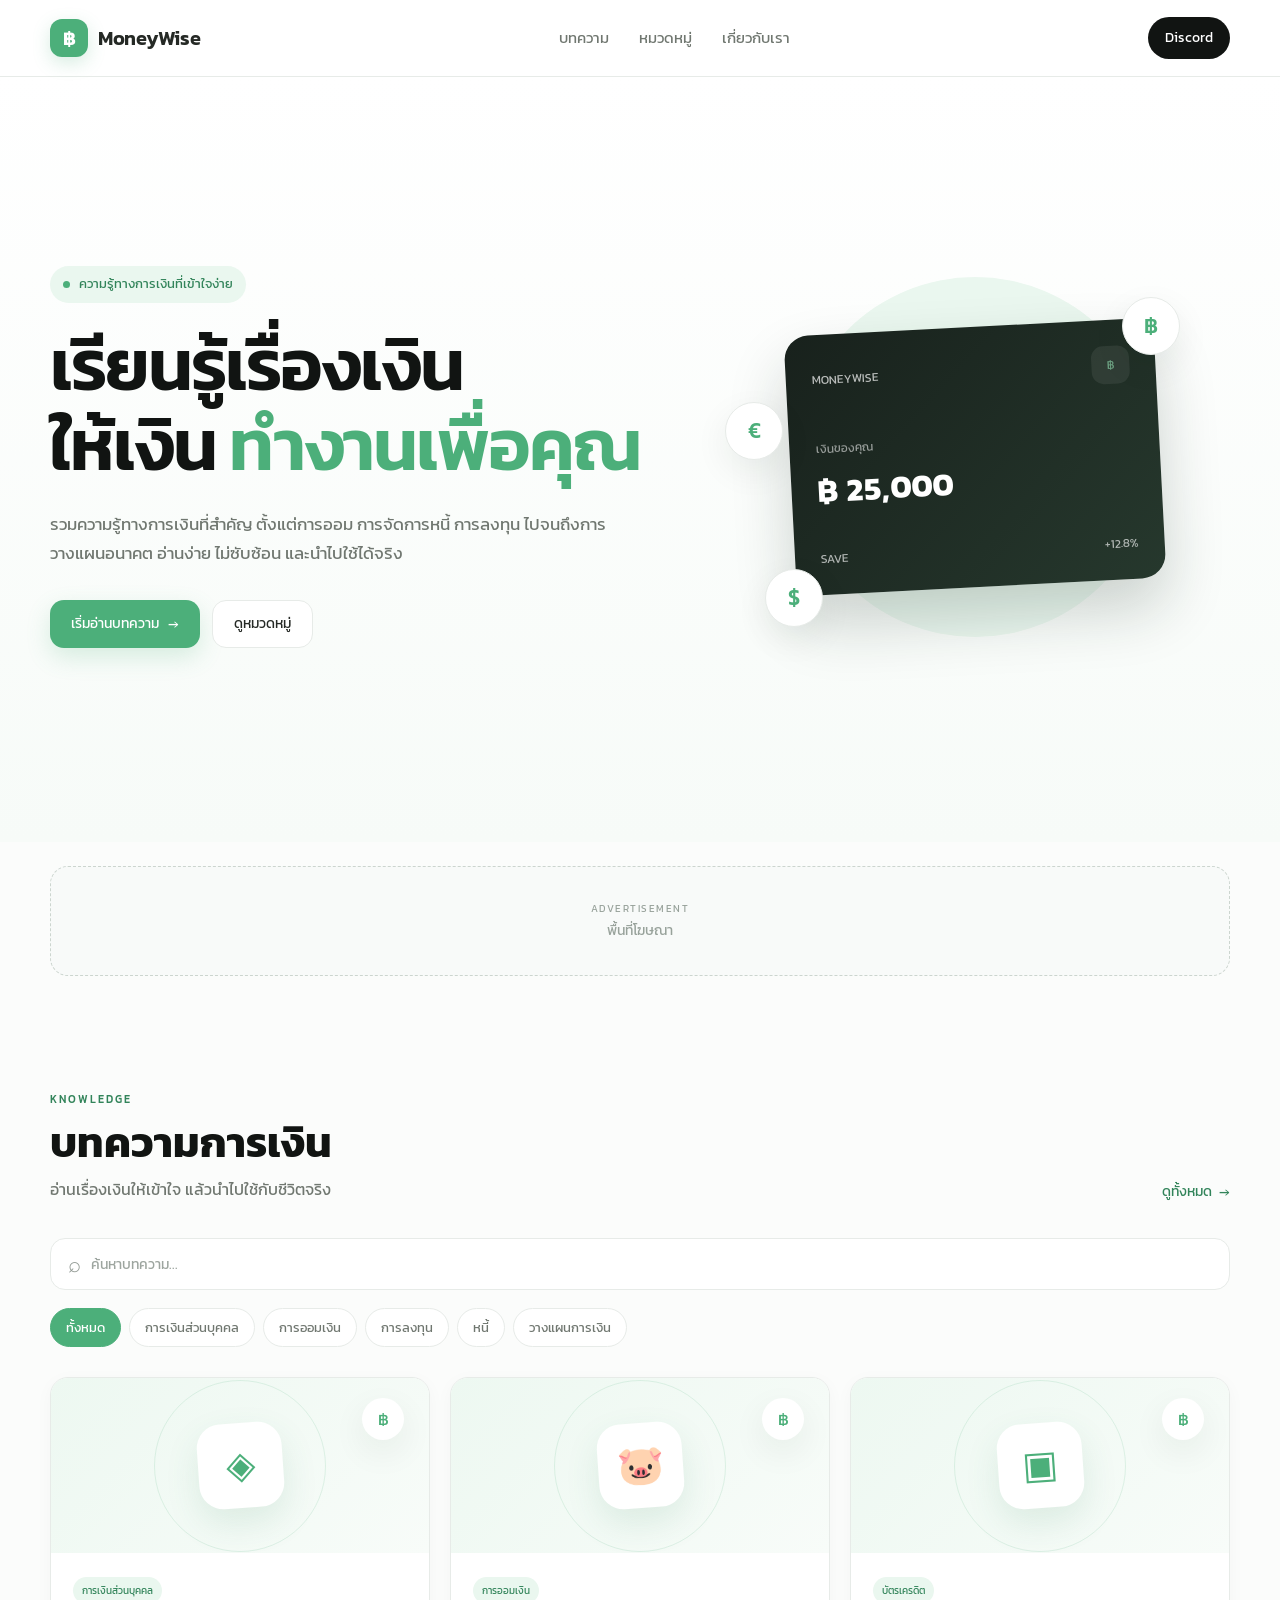
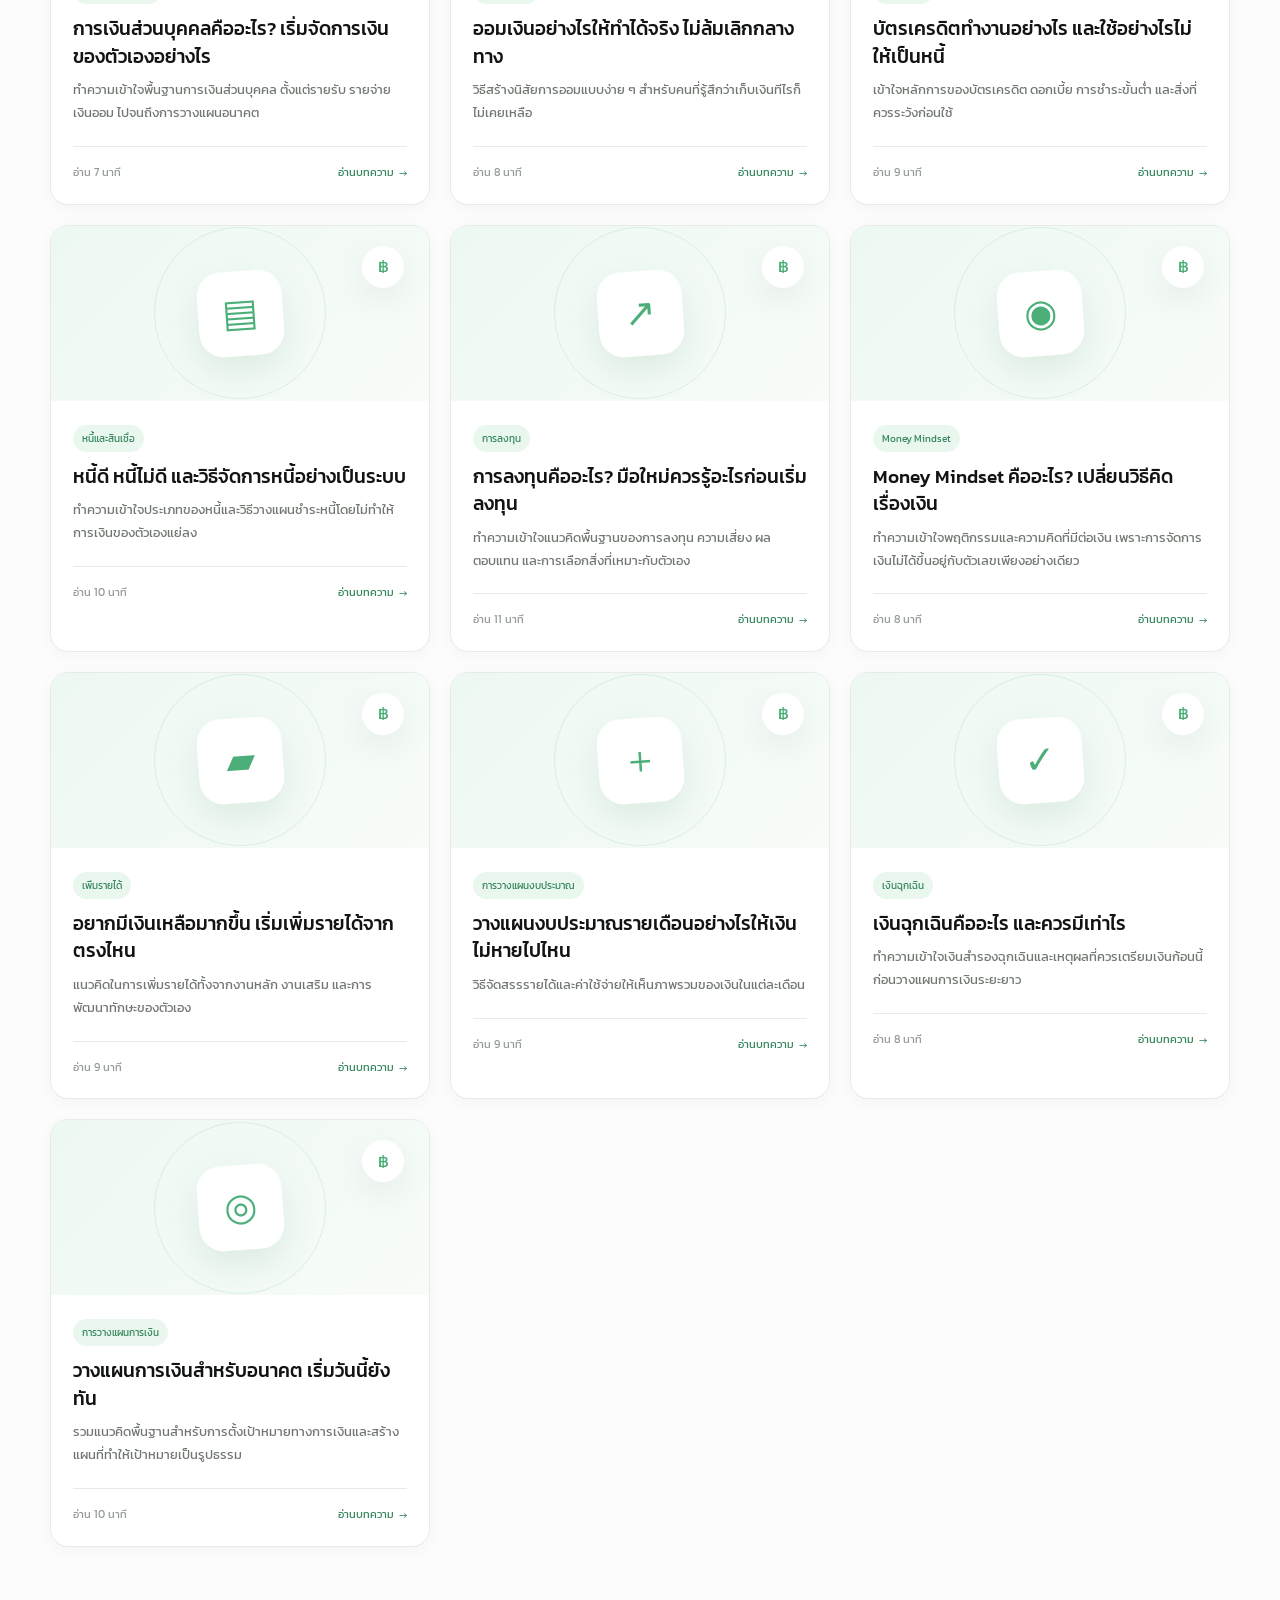
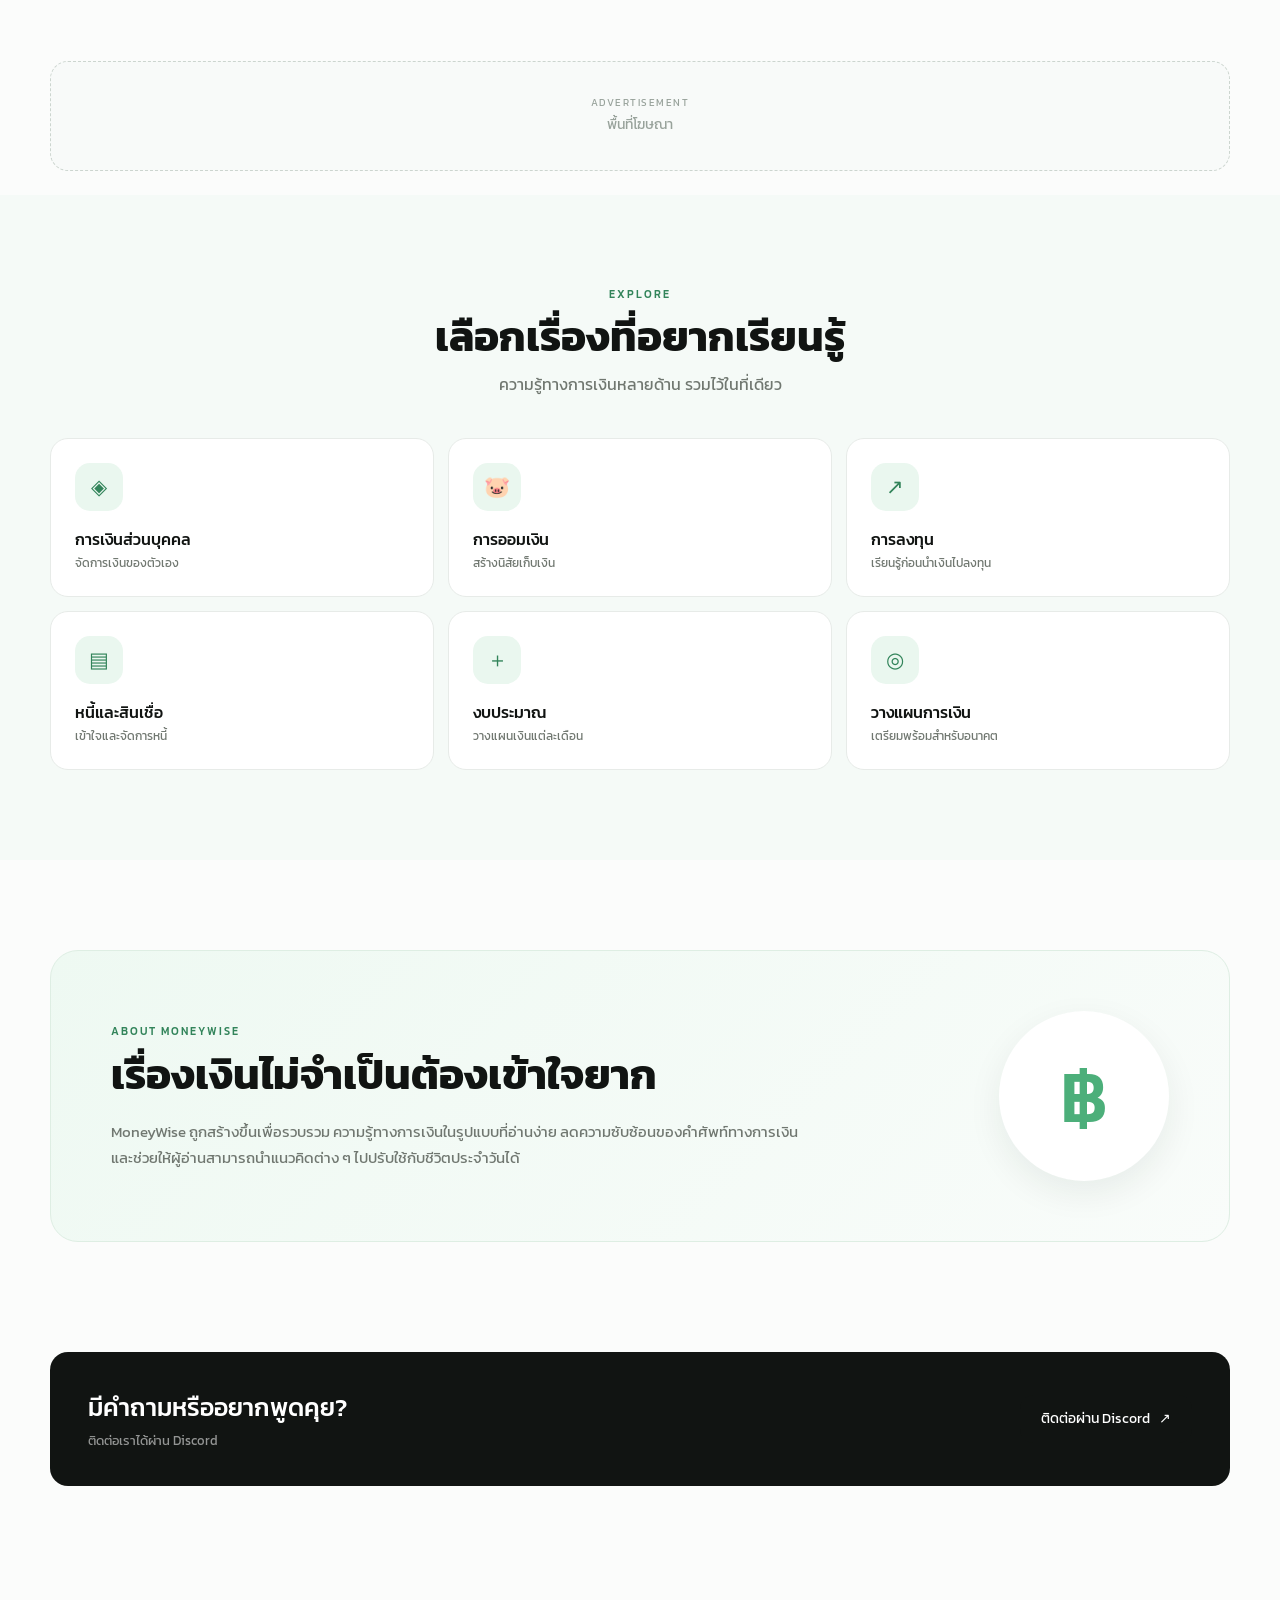
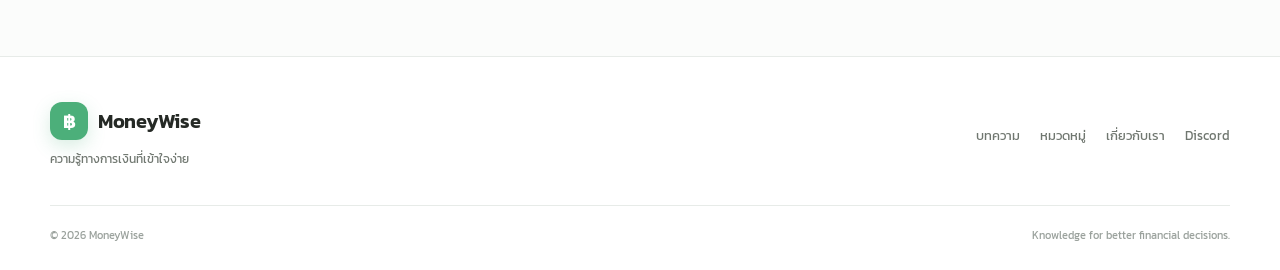
<file: index.html>
<!DOCTYPE html>
<html lang="th">

<head>

    <meta charset="UTF-8">

    <meta
        name="viewport"
        content="width=device-width, initial-scale=1.0"
    >

    <meta
        name="description"
        content="MoneyWise — เว็บไซต์อ่านความรู้ทางการเงิน เข้าใจง่าย และนำไปใช้ได้จริง"
    >

    <meta
        name="theme-color"
        content="#36a269"
    >

    <title>
        MoneyWise | ความรู้ทางการเงิน
    </title>


    <!-- =====================================================
         GOOGLE FONT
    ====================================================== -->

    <link
        rel="preconnect"
        href="https://fonts.googleapis.com"
    >

    <link
        rel="preconnect"
        href="https://fonts.gstatic.com"
        crossorigin
    >

    <link
        href="https://fonts.googleapis.com/css2?family=Kanit:wght@300;400;500;600&display=swap"
        rel="stylesheet"
    >


    <!-- =====================================================
         CSS
    ====================================================== -->

    <link
        rel="stylesheet"
        href="css/style.css"
    >

</head>


<body>


    <!-- =====================================================
         HEADER
    ====================================================== -->

    <header class="site-header">

        <div class="container header-inner">


            <!-- LOGO -->

            <a
                href="index.html"
                class="logo"
                aria-label="MoneyWise"
            >

                <span class="logo-mark">
                    ฿
                </span>

                <span
                    class="logo-text"
                    data-website-name
                >
                    MoneyWise
                </span>

            </a>


            <!-- NAVIGATION -->

            <nav
                class="main-nav"
                aria-label="เมนูหลัก"
            >

                <a
                    href="#articles"
                    class="nav-link"
                >
                    บทความ
                </a>

                <a
                    href="#categories"
                    class="nav-link"
                >
                    หมวดหมู่
                </a>

                <a
                    href="#about"
                    class="nav-link"
                >
                    เกี่ยวกับเรา
                </a>

            </nav>


            <!-- DISCORD -->

            <a
                href="#"
                class="header-discord"
                data-discord
            >
                Discord
            </a>


        </div>

    </header>



    <!-- =====================================================
         HERO
    ====================================================== -->

    <main>


        <section class="hero">

            <div class="container hero-inner">


                <!-- HERO TEXT -->

                <div class="hero-content">


                    <div class="hero-badge">

                        <span class="hero-badge-dot"></span>

                        ความรู้ทางการเงินที่เข้าใจง่าย

                    </div>


                    <h1>

                        เรียนรู้เรื่องเงิน
                        <br>

                        ให้เงิน
                        <span>
                            ทำงานเพื่อคุณ
                        </span>

                    </h1>


                    <p>

                        รวมความรู้ทางการเงินที่สำคัญ
                        ตั้งแต่การออม การจัดการหนี้
                        การลงทุน ไปจนถึงการวางแผนอนาคต
                        อ่านง่าย ไม่ซับซ้อน
                        และนำไปใช้ได้จริง

                    </p>


                    <div class="hero-actions">

                        <a
                            href="#articles"
                            class="btn btn-primary"
                        >
                            เริ่มอ่านบทความ
                            <span>→</span>
                        </a>


                        <a
                            href="#categories"
                            class="btn btn-secondary"
                        >
                            ดูหมวดหมู่
                        </a>

                    </div>


                </div>



                <!-- HERO VISUAL -->

                <div
                    class="hero-visual"
                    aria-hidden="true"
                >


                    <div
                        class="hero-circle hero-circle-one"
                    ></div>


                    <div
                        class="hero-circle hero-circle-two"
                    ></div>


                    <div class="floating-coin coin-one">
                        ฿
                    </div>


                    <div class="floating-coin coin-two">
                        $
                    </div>


                    <div class="floating-coin coin-three">
                        €
                    </div>



                    <!-- MONEY CARD -->

                    <div class="money-card">


                        <div class="money-card-top">

                            <span>
                                MONEYWISE
                            </span>

                            <div class="money-card-icon">
                                ฿
                            </div>

                        </div>


                        <div class="money-card-balance">

                            <small>
                                เงินของคุณ
                            </small>

                            <strong>
                                ฿ 25,000
                            </strong>

                        </div>


                        <div class="money-card-bottom">

                            <span>
                                SAVE
                            </span>

                            <span>
                                +12.8%
                            </span>

                        </div>


                    </div>


                </div>


            </div>

        </section>



        <!-- =================================================
             TOP ADVERTISEMENT
        ================================================== -->

        <section class="ad-section">

            <div class="container">

                <div
                    class="ad-placeholder"
                    data-ad="top"
                >

                    <span class="ad-label">
                        Advertisement
                    </span>

                    <span
                        class="ad-text"
                        data-ad-text
                    >
                        พื้นที่โฆษณา
                    </span>

                </div>

            </div>

        </section>



        <!-- =================================================
             ARTICLES
        ================================================== -->

        <section
            class="articles-section"
            id="articles"
        >

            <div class="container">


                <div class="section-heading">


                    <div>

                        <span class="section-label">
                            KNOWLEDGE
                        </span>

                        <h2>
                            บทความการเงิน
                        </h2>

                        <p>
                            อ่านเรื่องเงินให้เข้าใจ
                            แล้วนำไปใช้กับชีวิตจริง
                        </p>

                    </div>


                    <a
                        href="#articles"
                        class="view-all"
                    >
                        ดูทั้งหมด
                        <span>→</span>
                    </a>


                </div>



                <!-- SEARCH + FILTER -->

                <div class="article-tools">


                    <label class="search-box">

                        <span class="search-icon">
                            ⌕
                        </span>

                        <input
                            type="search"
                            id="searchInput"
                            placeholder="ค้นหาบทความ..."
                            autocomplete="off"
                        >

                    </label>



                    <div class="category-filter">


                        <button
                            type="button"
                            class="filter-btn active"
                            data-category="ทั้งหมด"
                        >
                            ทั้งหมด
                        </button>


                        <button
                            type="button"
                            class="filter-btn"
                            data-category="การเงินส่วนบุคคล"
                        >
                            การเงินส่วนบุคคล
                        </button>


                        <button
                            type="button"
                            class="filter-btn"
                            data-category="การออมเงิน"
                        >
                            การออมเงิน
                        </button>


                        <button
                            type="button"
                            class="filter-btn"
                            data-category="การลงทุน"
                        >
                            การลงทุน
                        </button>


                        <button
                            type="button"
                            class="filter-btn"
                            data-category="หนี้และสินเชื่อ"
                        >
                            หนี้
                        </button>


                        <button
                            type="button"
                            class="filter-btn"
                            data-category="การวางแผนการเงิน"
                        >
                            วางแผนการเงิน
                        </button>


                    </div>


                </div>



                <!-- ARTICLES -->

                <div
                    class="articles-grid"
                    id="articlesGrid"
                >


                    <div class="loading-card">

                        <div class="loading-spinner"></div>

                        <span>
                            กำลังโหลดบทความ...
                        </span>

                    </div>


                </div>


            </div>

        </section>



        <!-- =================================================
             MIDDLE ADVERTISEMENT
        ================================================== -->

        <section class="ad-section">

            <div class="container">

                <div
                    class="ad-placeholder"
                    data-ad="article"
                >

                    <span class="ad-label">
                        Advertisement
                    </span>

                    <span
                        class="ad-text"
                        data-ad-text
                    >
                        พื้นที่โฆษณา
                    </span>

                </div>

            </div>

        </section>



        <!-- =================================================
             CATEGORIES
        ================================================== -->

        <section
            class="categories-section"
            id="categories"
        >

            <div class="container">


                <div class="section-heading centered">


                    <span class="section-label">
                        EXPLORE
                    </span>


                    <h2>
                        เลือกเรื่องที่อยากเรียนรู้
                    </h2>


                    <p>
                        ความรู้ทางการเงินหลายด้าน
                        รวมไว้ในที่เดียว
                    </p>


                </div>



                <div class="categories-grid">


                    <button
                        type="button"
                        class="category-card"
                        data-category-card="การเงินส่วนบุคคล"
                    >

                        <span class="category-icon">
                            ◈
                        </span>

                        <strong>
                            การเงินส่วนบุคคล
                        </strong>

                        <span>
                            จัดการเงินของตัวเอง
                        </span>

                    </button>



                    <button
                        type="button"
                        class="category-card"
                        data-category-card="การออมเงิน"
                    >

                        <span class="category-icon">
                            🐷
                        </span>

                        <strong>
                            การออมเงิน
                        </strong>

                        <span>
                            สร้างนิสัยเก็บเงิน
                        </span>

                    </button>



                    <button
                        type="button"
                        class="category-card"
                        data-category-card="การลงทุน"
                    >

                        <span class="category-icon">
                            ↗
                        </span>

                        <strong>
                            การลงทุน
                        </strong>

                        <span>
                            เรียนรู้ก่อนนำเงินไปลงทุน
                        </span>

                    </button>



                    <button
                        type="button"
                        class="category-card"
                        data-category-card="หนี้และสินเชื่อ"
                    >

                        <span class="category-icon">
                            ▤
                        </span>

                        <strong>
                            หนี้และสินเชื่อ
                        </strong>

                        <span>
                            เข้าใจและจัดการหนี้
                        </span>

                    </button>



                    <button
                        type="button"
                        class="category-card"
                        data-category-card="การวางแผนงบประมาณ"
                    >

                        <span class="category-icon">
                            ＋
                        </span>

                        <strong>
                            งบประมาณ
                        </strong>

                        <span>
                            วางแผนเงินแต่ละเดือน
                        </span>

                    </button>



                    <button
                        type="button"
                        class="category-card"
                        data-category-card="การวางแผนการเงิน"
                    >

                        <span class="category-icon">
                            ◎
                        </span>

                        <strong>
                            วางแผนการเงิน
                        </strong>

                        <span>
                            เตรียมพร้อมสำหรับอนาคต
                        </span>

                    </button>


                </div>


            </div>

        </section>



        <!-- =================================================
             ABOUT
        ================================================== -->

        <section
            class="about-section"
            id="about"
        >

            <div class="container">


                <div class="about-card">


                    <div class="about-content">


                        <span class="section-label">
                            ABOUT MONEYWISE
                        </span>


                        <h2>
                            เรื่องเงินไม่จำเป็นต้องเข้าใจยาก
                        </h2>


                        <p>

                            MoneyWise ถูกสร้างขึ้นเพื่อรวบรวม
                            ความรู้ทางการเงินในรูปแบบที่อ่านง่าย
                            ลดความซับซ้อนของคำศัพท์ทางการเงิน
                            และช่วยให้ผู้อ่านสามารถนำแนวคิดต่าง ๆ
                            ไปปรับใช้กับชีวิตประจำวันได้

                        </p>


                    </div>



                    <div
                        class="about-mark"
                        aria-hidden="true"
                    >

                        <span>
                            ฿
                        </span>

                    </div>


                </div>


            </div>

        </section>



        <!-- =================================================
             CONTACT
        ================================================== -->

        <section
            class="contact-section"
            id="contact"
        >

            <div class="container">


                <div class="contact-card">


                    <div>

                        <h2>
                            มีคำถามหรืออยากพูดคุย?
                        </h2>

                        <p>
                            ติดต่อเราได้ผ่าน Discord
                        </p>

                    </div>


                    <a
                        href="#"
                        class="btn btn-dark"
                        data-discord
                    >
                        ติดต่อผ่าน Discord
                        <span>↗</span>
                    </a>


                </div>


            </div>

        </section>


    </main>



    <!-- =====================================================
         FOOTER
    ====================================================== -->

    <footer class="site-footer">


        <div class="container">


            <div class="footer-inner">


                <div class="footer-brand">

                    <a
                        href="index.html"
                        class="logo"
                    >

                        <span class="logo-mark">
                            ฿
                        </span>

                        <span
                            class="logo-text"
                            data-website-name
                        >
                            MoneyWise
                        </span>

                    </a>


                    <p>
                        ความรู้ทางการเงินที่เข้าใจง่าย
                    </p>

                </div>



                <div class="footer-links">

                    <a href="#articles">
                        บทความ
                    </a>

                    <a href="#categories">
                        หมวดหมู่
                    </a>

                    <a href="#about">
                        เกี่ยวกับเรา
                    </a>

                    <a
                        href="#"
                        data-discord
                    >
                        Discord
                    </a>

                </div>


            </div>



            <div class="footer-bottom">

                <span>
                    © 2026 MoneyWise
                </span>

                <span>
                    Knowledge for better financial decisions.
                </span>

            </div>


        </div>


    </footer>



    <!-- =====================================================
         JAVASCRIPT
    ====================================================== -->

    <script
        src="config/settings.js"
    ></script>

    <script
        src="js/app.js"
    ></script>


    <!-- =====================================================
         CATEGORY CARD CONNECTION
    ====================================================== -->

    <script>

        document
            .querySelectorAll(
                "[data-category-card]"
            )
            .forEach(card => {

                card.addEventListener(
                    "click",
                    () => {

                        const category =
                            card.dataset.categoryCard;


                        const filter =
                            document.querySelector(
                                `.filter-btn[data-category="${category}"]`
                            );


                        if (filter) {

                            filter.click();

                        }


                        document
                            .querySelector("#articles")
                            ?.scrollIntoView({
                                behavior: "smooth"
                            });

                    }
                );

            });

    </script>


</body>

</html>
</file>
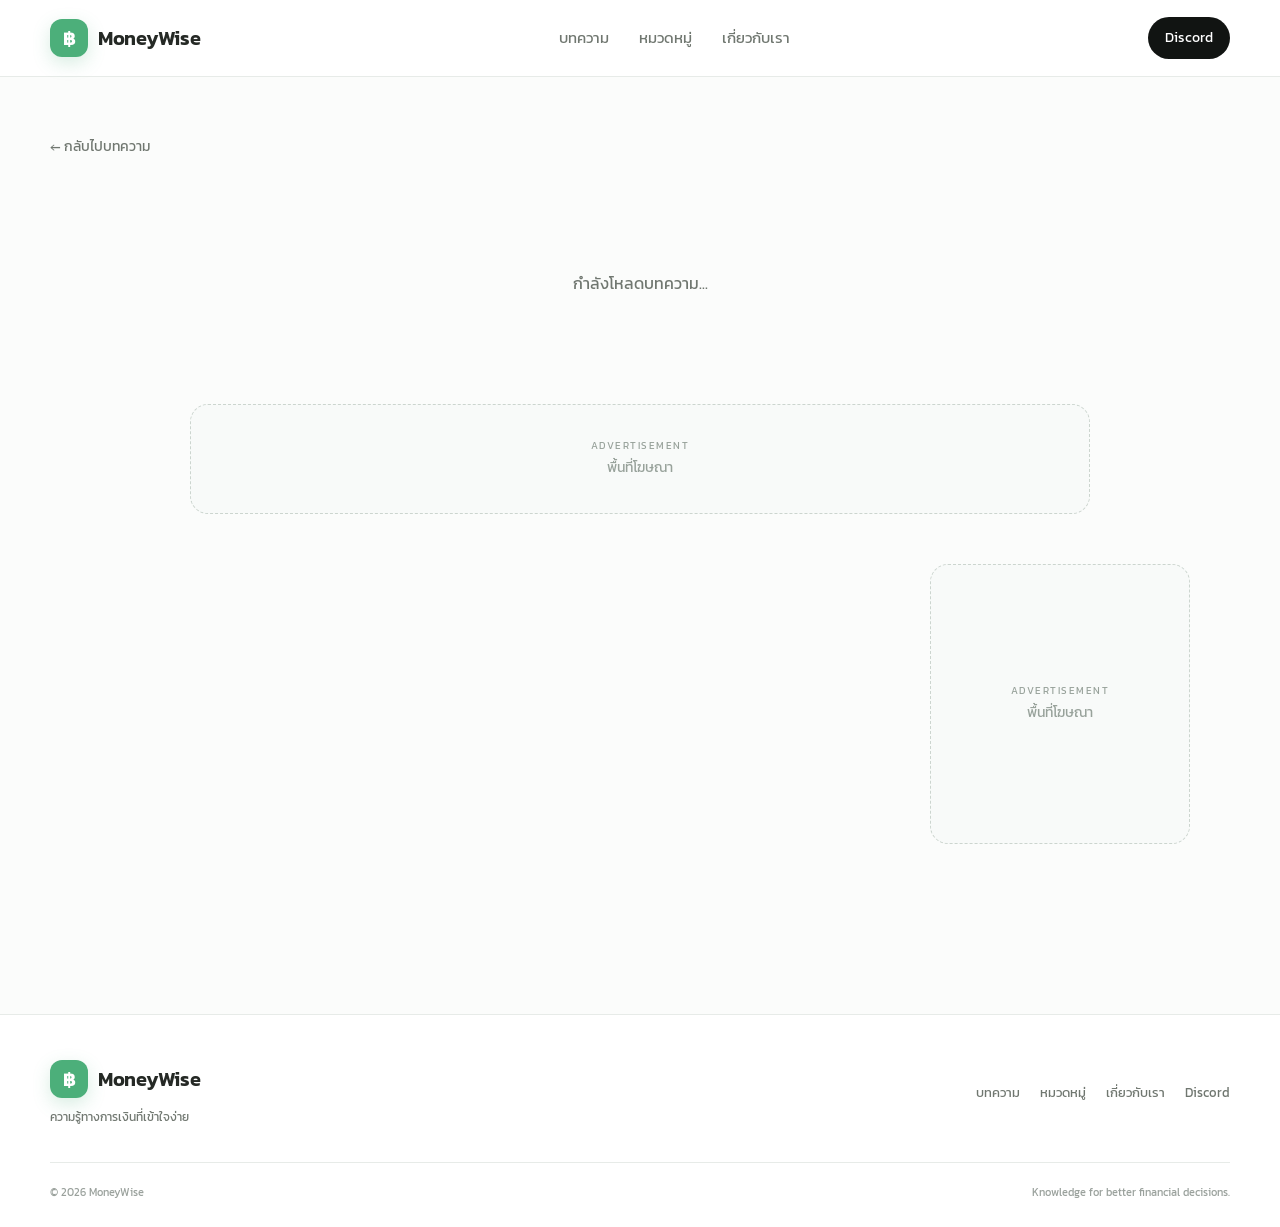
<file: article.html>
<!DOCTYPE html>
<html lang="th">

<head>

    <meta charset="UTF-8">

    <meta
        name="viewport"
        content="width=device-width, initial-scale=1.0"
    >

    <meta
        name="description"
        content="MoneyWise — อ่านความรู้ทางการเงิน"
    >

    <title>
        MoneyWise | บทความ
    </title>

    <link
        rel="preconnect"
        href="https://fonts.googleapis.com"
    >

    <link
        rel="preconnect"
        href="https://fonts.gstatic.com"
        crossorigin
    >

    <link
        href="https://fonts.googleapis.com/css2?family=Kanit:wght@300;400;500;600&display=swap"
        rel="stylesheet"
    >

    <link
        rel="stylesheet"
        href="css/style.css"
    >

</head>


<body>


    <!-- HEADER -->

    <header class="site-header">

        <div class="container header-inner">

            <a
                href="index.html"
                class="logo"
            >

                <span class="logo-mark">
                    ฿
                </span>

                <span
                    class="logo-text"
                    data-website-name
                >
                    MoneyWise
                </span>

            </a>


            <nav class="main-nav">

                <a
                    href="index.html#articles"
                    class="nav-link"
                >
                    บทความ
                </a>

                <a
                    href="index.html#categories"
                    class="nav-link"
                >
                    หมวดหมู่
                </a>

                <a
                    href="index.html#about"
                    class="nav-link"
                >
                    เกี่ยวกับเรา
                </a>

            </nav>


            <a
                href="#"
                class="header-discord"
                data-discord
            >
                Discord
            </a>

        </div>

    </header>



    <!-- ARTICLE -->

    <main>

        <article class="article-page">

            <div class="container">


                <!-- BACK -->

                <a
                    href="index.html#articles"
                    class="article-back"
                >
                    ← กลับไปบทความ
                </a>


                <!-- ARTICLE HEADER -->

                <header
                    class="article-header"
                    id="articleHeader"
                >

                    <div class="article-loading">

                        กำลังโหลดบทความ...

                    </div>

                </header>


                <!-- TOP AD -->

                <div
                    class="ad-placeholder article-ad"
                    data-ad="article"
                >

                    <span class="ad-label">
                        Advertisement
                    </span>

                    <span
                        class="ad-text"
                        data-ad-text
                    >
                        พื้นที่โฆษณา
                    </span>

                </div>


                <!-- CONTENT -->

                <div
                    class="article-layout"
                    id="articleLayout"
                >

                    <div
                        class="article-content"
                        id="articleContent"
                    >
                    </div>


                    <aside
                        class="article-sidebar"
                    >

                        <div
                            class="ad-placeholder"
                            data-ad="bottom"
                        >

                            <span class="ad-label">
                                Advertisement
                            </span>

                            <span
                                class="ad-text"
                                data-ad-text
                            >
                                พื้นที่โฆษณา
                            </span>

                        </div>

                    </aside>

                </div>


            </div>

        </article>

    </main>



    <!-- FOOTER -->

    <footer class="site-footer">

        <div class="container">

            <div class="footer-inner">

                <div class="footer-brand">

                    <a
                        href="index.html"
                        class="logo"
                    >

                        <span class="logo-mark">
                            ฿
                        </span>

                        <span
                            class="logo-text"
                            data-website-name
                        >
                            MoneyWise
                        </span>

                    </a>

                    <p>
                        ความรู้ทางการเงินที่เข้าใจง่าย
                    </p>

                </div>


                <div class="footer-links">

                    <a href="index.html#articles">
                        บทความ
                    </a>

                    <a href="index.html#categories">
                        หมวดหมู่
                    </a>

                    <a href="index.html#about">
                        เกี่ยวกับเรา
                    </a>

                    <a
                        href="#"
                        data-discord
                    >
                        Discord
                    </a>

                </div>

            </div>


            <div class="footer-bottom">

                <span>
                    © 2026 MoneyWise
                </span>

                <span>
                    Knowledge for better financial decisions.
                </span>

            </div>

        </div>

    </footer>



    <!-- SETTINGS -->

    <script src="config/settings.js"></script>


    <!-- ARTICLE SCRIPT -->

    <script src="js/article.js"></script>


</body>

</html>
</file>
<file: css/style.css>
/* =========================================================
   MONEYWISE
   Main Stylesheet
   Theme: White + Black + Soft Money Green
========================================================= */


/* =========================================================
   ROOT
========================================================= */

:root {

    --green: #4caf7a;
    --green-dark: #32845a;
    --green-light: #eaf7ef;
    --green-soft: #f4fbf6;

    --black: #111412;
    --dark: #1b1e1c;

    --text: #252925;
    --text-light: #707770;

    --white: #ffffff;
    --background: #fbfcfb;

    --border: #e7ebe8;

    --shadow:
        0 12px 35px rgba(20, 40, 28, 0.07);

    --shadow-hover:
        0 20px 45px rgba(20, 40, 28, 0.11);

    --radius-sm: 12px;
    --radius: 18px;
    --radius-lg: 28px;

    --container: 1180px;

}


/* =========================================================
   RESET
========================================================= */

* {

    margin: 0;
    padding: 0;

    box-sizing: border-box;

}


html {

    scroll-behavior: smooth;

}


body {

    font-family:
        "Kanit",
        sans-serif;

    background:
        var(--background);

    color:
        var(--text);

    line-height: 1.7;

    overflow-x: hidden;

}


a {

    color: inherit;

    text-decoration: none;

}


button,
input {

    font-family: inherit;

}


button {

    border: none;

    cursor: pointer;

}


img {

    max-width: 100%;

    display: block;

}


/* =========================================================
   CONTAINER
========================================================= */

.container {

    width:
        min(
            calc(100% - 40px),
            var(--container)
        );

    margin:
        0 auto;

}


/* =========================================================
   HEADER
========================================================= */

.site-header {

    position: sticky;

    top: 0;

    z-index: 100;

    background:
        rgba(255,255,255,0.92);

    backdrop-filter:
        blur(14px);

    border-bottom:
        1px solid var(--border);

}


.header-inner {

    min-height: 76px;

    display: flex;

    align-items: center;

    justify-content: space-between;

    gap: 30px;

}


/* =========================================================
   LOGO
========================================================= */

.logo {

    display: inline-flex;

    align-items: center;

    gap: 10px;

    font-weight: 600;

    font-size: 20px;

}


.logo-mark {

    width: 38px;

    height: 38px;

    display: grid;

    place-items: center;

    border-radius: 12px;

    background:
        var(--green);

    color:
        white;

    font-size: 20px;

    box-shadow:
        0 6px 18px
        rgba(76,175,122,0.22);

}


.logo-text {

    letter-spacing:
        -0.3px;

}


/* =========================================================
   NAVIGATION
========================================================= */

.main-nav {

    display: flex;

    align-items: center;

    gap: 30px;

}


.nav-link {

    color:
        var(--text-light);

    font-size: 15px;

    transition:
        color 0.25s ease;

}


.nav-link:hover {

    color:
        var(--green-dark);

}


.header-discord {

    padding:
        9px 17px;

    border-radius:
        999px;

    background:
        var(--black);

    color:
        white;

    font-size: 14px;

    transition:
        transform 0.25s ease,
        background 0.25s ease;

}


.header-discord:hover {

    transform:
        translateY(-2px);

    background:
        var(--green-dark);

}


/* =========================================================
   HERO
========================================================= */

.hero {

    position: relative;

    overflow: hidden;

    padding:
        95px 0
        100px;

    background:
        linear-gradient(
            180deg,
            #ffffff 0%,
            #f7fbf8 100%
        );

}


.hero-inner {

    min-height:
        570px;

    display: grid;

    grid-template-columns:
        1fr 0.85fr;

    align-items: center;

    gap: 70px;

}


.hero-badge {

    display: inline-flex;

    align-items: center;

    gap: 9px;

    padding:
        7px 13px;

    border-radius:
        999px;

    background:
        var(--green-light);

    color:
        var(--green-dark);

    font-size:
        13px;

    margin-bottom:
        22px;

}


.hero-badge-dot {

    width: 7px;

    height: 7px;

    border-radius:
        50%;

    background:
        var(--green);

}


.hero h1 {

    font-size:
        clamp(
            44px,
            6vw,
            72px
        );

    line-height:
        1.12;

    letter-spacing:
        -2px;

    color:
        var(--black);

    font-weight:
        600;

}


.hero h1 span {

    color:
        var(--green);

}


.hero-content > p {

    max-width:
        620px;

    margin-top:
        24px;

    color:
        var(--text-light);

    font-size:
        17px;

}


.hero-actions {

    display: flex;

    flex-wrap: wrap;

    gap: 12px;

    margin-top:
        32px;

}


/* =========================================================
   BUTTONS
========================================================= */

.btn {

    display: inline-flex;

    align-items: center;

    justify-content: center;

    gap: 9px;

    min-height: 48px;

    padding:
        0 21px;

    border-radius:
        14px;

    font-size:
        14px;

    transition:
        transform 0.25s ease,
        box-shadow 0.25s ease,
        background 0.25s ease;

}


.btn:hover {

    transform:
        translateY(-2px);

}


.btn-primary {

    background:
        var(--green);

    color:
        white;

    box-shadow:
        0 9px 25px
        rgba(76,175,122,0.2);

}


.btn-primary:hover {

    background:
        var(--green-dark);

}


.btn-secondary {

    background:
        white;

    border:
        1px solid var(--border);

    color:
        var(--text);

}


.btn-dark {

    background:
        var(--black);

    color:
        white;

}


.btn-dark:hover {

    background:
        var(--green-dark);

}


/* =========================================================
   HERO VISUAL
========================================================= */

.hero-visual {

    position:
        relative;

    min-height:
        450px;

    display:
        grid;

    place-items:
        center;

}


.hero-circle {

    position:
        absolute;

    border-radius:
        50%;

}


.hero-circle-one {

    width:
        360px;

    height:
        360px;

    background:
        var(--green-light);

}


.hero-circle-two {

    width:
        250px;

    height:
        250px;

    border:
        1px solid
        rgba(76,175,122,0.2);

}


/* =========================================================
   MONEY CARD
========================================================= */

.money-card {

    position:
        relative;

    z-index:
        2;

    width:
        min(370px, 85%);

    min-height:
        225px;

    padding:
        26px;

    border-radius:
        24px;

    background:
        linear-gradient(
            135deg,
            #18211c,
            #26382d
        );

    color:
        white;

    box-shadow:
        0 30px 60px
        rgba(20,40,28,0.2);

    transform:
        rotate(-3deg);

    transition:
        transform 0.4s ease;

}


.money-card:hover {

    transform:
        rotate(0deg)
        translateY(-7px);

}


.money-card-top {

    display:
        flex;

    align-items:
        center;

    justify-content:
        space-between;

    font-size:
        12px;

    opacity:
        0.7;

}


.money-card-icon {

    width:
        38px;

    height:
        38px;

    display:
        grid;

    place-items:
        center;

    border-radius:
        12px;

    background:
        rgba(255,255,255,0.1);

    color:
        #8ed3aa;

}


.money-card-balance {

    margin-top:
        40px;

}


.money-card-balance small {

    display:
        block;

    color:
        rgba(255,255,255,0.55);

    font-size:
        12px;

}


.money-card-balance strong {

    display:
        block;

    margin-top:
        5px;

    font-size:
        32px;

    letter-spacing:
        0.5px;

}


.money-card-bottom {

    display:
        flex;

    justify-content:
        space-between;

    margin-top:
        30px;

    color:
        rgba(255,255,255,0.65);

    font-size:
        12px;

}


/* =========================================================
   FLOATING COINS
========================================================= */

.floating-coin {

    position:
        absolute;

    z-index:
        3;

    width:
        58px;

    height:
        58px;

    display:
        grid;

    place-items:
        center;

    border-radius:
        50%;

    background:
        white;

    color:
        var(--green);

    border:
        1px solid
        var(--border);

    font-size:
        22px;

    font-weight:
        500;

    box-shadow:
        var(--shadow);

    animation:
        floating 4s ease-in-out infinite;

}


.coin-one {

    top:
        65px;

    right:
        50px;

}


.coin-two {

    bottom:
        55px;

    left:
        45px;

    animation-delay:
        0.8s;

}


.coin-three {

    top:
        170px;

    left:
        5px;

    animation-delay:
        1.5s;

}


@keyframes floating {

    0%,
    100% {

        transform:
            translateY(0);

    }

    50% {

        transform:
            translateY(-13px);

    }

}


/* =========================================================
   ADVERTISEMENT
========================================================= */

.ad-section {

    padding:
        24px 0;

}


.ad-placeholder {

    min-height:
        110px;

    border:
        1px dashed
        #ccd5cf;

    border-radius:
        var(--radius);

    display:
        flex;

    flex-direction:
        column;

    align-items:
        center;

    justify-content:
        center;

    gap:
        2px;

    background:
        #f8faf9;

    color:
        #98a29b;

}


.ad-label {

    font-size:
        10px;

    text-transform:
        uppercase;

    letter-spacing:
        1.5px;

}


.ad-text {

    font-size:
        14px;

}


/* =========================================================
   SECTION
========================================================= */

.articles-section,
.categories-section,
.about-section,
.contact-section {

    padding:
        90px 0;

}


.section-heading {

    display:
        flex;

    justify-content:
        space-between;

    align-items:
        end;

    gap:
        30px;

    margin-bottom:
        35px;

}


.section-heading.centered {

    display:
        block;

    text-align:
        center;

}


.section-label {

    display:
        block;

    color:
        var(--green-dark);

    font-size:
        11px;

    font-weight:
        500;

    letter-spacing:
        2px;

    margin-bottom:
        8px;

}


.section-heading h2 {

    font-size:
        clamp(
            30px,
            4vw,
            42px
        );

    line-height:
        1.25;

    color:
        var(--black);

}


.section-heading p {

    margin-top:
        7px;

    color:
        var(--text-light);

}


.view-all {

    display:
        inline-flex;

    align-items:
        center;

    gap:
        7px;

    color:
        var(--green-dark);

    font-size:
        14px;

}


.view-all span {

    transition:
        transform 0.2s ease;

}


.view-all:hover span {

    transform:
        translateX(4px);

}


/* =========================================================
   ARTICLE TOOLS
========================================================= */

.article-tools {

    display:
        flex;

    flex-direction:
        column;

    gap:
        18px;

    margin-bottom:
        30px;

}


.search-box {

    width:
        100%;

    height:
        52px;

    display:
        flex;

    align-items:
        center;

    gap:
        10px;

    padding:
        0 17px;

    background:
        white;

    border:
        1px solid var(--border);

    border-radius:
        15px;

    transition:
        border-color 0.25s ease,
        box-shadow 0.25s ease;

}


.search-box:focus-within {

    border-color:
        rgba(76,175,122,0.55);

    box-shadow:
        0 0 0 4px
        rgba(76,175,122,0.08);

}


.search-icon {

    color:
        #929a94;

    font-size:
        22px;

}


.search-box input {

    width:
        100%;

    height:
        100%;

    border:
        none;

    outline:
        none;

    background:
        transparent;

    color:
        var(--text);

    font-size:
        14px;

}


.search-box input::placeholder {

    color:
        #9da59f;

}


.category-filter {

    display:
        flex;

    flex-wrap:
        wrap;

    gap:
        8px;

}


.filter-btn {

    padding:
        9px 15px;

    border-radius:
        999px;

    background:
        white;

    border:
        1px solid var(--border);

    color:
        var(--text-light);

    font-size:
        13px;

    transition:
        background 0.25s ease,
        color 0.25s ease,
        border-color 0.25s ease;

}


.filter-btn:hover {

    border-color:
        var(--green);

    color:
        var(--green-dark);

}


.filter-btn.active {

    background:
        var(--green);

    color:
        white;

    border-color:
        var(--green);

}


/* =========================================================
   ARTICLE GRID
========================================================= */

.articles-grid {

    display:
        grid;

    grid-template-columns:
        repeat(3, 1fr);

    gap:
        20px;

}


/* =========================================================
   ARTICLE CARD
========================================================= */

.article-card {

    overflow:
        hidden;

    background:
        white;

    border:
        1px solid var(--border);

    border-radius:
        var(--radius);

    box-shadow:
        0 4px 18px
        rgba(20,40,28,0.03);

    transition:
        transform 0.3s ease,
        box-shadow 0.3s ease,
        border-color 0.3s ease;

}


.article-card:hover {

    transform:
        translateY(-6px);

    box-shadow:
        var(--shadow-hover);

    border-color:
        #d9e5dd;

}


/* =========================================================
   ARTICLE CARD IMAGE
========================================================= */

.article-card-image {

    height:
        175px;

    position:
        relative;

    overflow:
        hidden;

    display:
        grid;

    place-items:
        center;

    background:
        linear-gradient(
            135deg,
            #edf8f1,
            #f8fcf9
        );

}


.article-card-image::before {

    content:
        "";

    position:
        absolute;

    width:
        170px;

    height:
        170px;

    border-radius:
        50%;

    border:
        1px solid
        rgba(76,175,122,0.15);

}


.article-card-image::after {

    content:
        "฿";

    position:
        absolute;

    right:
        25px;

    top:
        20px;

    width:
        42px;

    height:
        42px;

    display:
        grid;

    place-items:
        center;

    border-radius:
        50%;

    background:
        white;

    color:
        var(--green);

    box-shadow:
        var(--shadow);

    font-size:
        17px;

}


.article-card-icon {

    position:
        relative;

    z-index:
        2;

    width:
        85px;

    height:
        85px;

    display:
        grid;

    place-items:
        center;

    border-radius:
        24px;

    background:
        white;

    color:
        var(--green);

    font-size:
        38px;

    box-shadow:
        0 15px 35px
        rgba(50,132,90,0.12);

    transform:
        rotate(-4deg);

    transition:
        transform 0.3s ease;

}


.article-card:hover
.article-card-icon {

    transform:
        rotate(0deg)
        scale(1.05);

}


/* =========================================================
   ARTICLE CARD CONTENT
========================================================= */

.article-card-content {

    padding:
        22px;

}


.article-card-category {

    display:
        inline-block;

    padding:
        5px 9px;

    border-radius:
        999px;

    background:
        var(--green-light);

    color:
        var(--green-dark);

    font-size:
        10px;

    margin-bottom:
        11px;

}


.article-card h3 {

    font-size:
        19px;

    line-height:
        1.45;

    color:
        var(--black);

    font-weight:
        500;

}


.article-card p {

    margin-top:
        9px;

    color:
        var(--text-light);

    font-size:
        13px;

    line-height:
        1.75;

}


.article-card-footer {

    display:
        flex;

    align-items:
        center;

    justify-content:
        space-between;

    margin-top:
        21px;

    padding-top:
        16px;

    border-top:
        1px solid var(--border);

    color:
        #919992;

    font-size:
        11px;

}


.article-read {

    color:
        var(--green-dark);

    display:
        inline-flex;

    align-items:
        center;

    gap:
        5px;

}


.article-read span {

    transition:
        transform 0.2s ease;

}


.article-card:hover
.article-read span {

    transform:
        translateX(4px);

}


/* =========================================================
   REVEAL ANIMATION
========================================================= */

.reveal {

    opacity:
        0;

    transform:
        translateY(30px);

    transition:
        opacity 0.7s ease,
        transform 0.7s ease;

}


.reveal.show {

    opacity:
        1;

    transform:
        translateY(0);

}


/* =========================================================
   LOADING
========================================================= */

.loading-card {

    grid-column:
        1 / -1;

    min-height:
        250px;

    display:
        flex;

    flex-direction:
        column;

    align-items:
        center;

    justify-content:
        center;

    gap:
        12px;

    color:
        var(--text-light);

}


.loading-spinner {

    width:
        34px;

    height:
        34px;

    border:
        3px solid
        var(--green-light);

    border-top-color:
        var(--green);

    border-radius:
        50%;

    animation:
        spin 0.8s linear infinite;

}


@keyframes spin {

    to {

        transform:
            rotate(360deg);

    }

}


/* =========================================================
   EMPTY STATE
========================================================= */

.empty-state {

    grid-column:
        1 / -1;

    text-align:
        center;

    padding:
        70px 20px;

    color:
        var(--text-light);

}


.empty-icon {

    width:
        65px;

    height:
        65px;

    margin:
        0 auto 15px;

    display:
        grid;

    place-items:
        center;

    border-radius:
        20px;

    background:
        var(--green-light);

    color:
        var(--green-dark);

    font-size:
        25px;

}


.empty-state h3 {

    color:
        var(--black);

    font-size:
        20px;

}


/* =========================================================
   CATEGORIES
========================================================= */

.categories-section {

    background:
        #f5faf7;

}


.categories-grid {

    display:
        grid;

    grid-template-columns:
        repeat(3, 1fr);

    gap:
        14px;

    margin-top:
        40px;

}


.category-card {

    text-align:
        left;

    padding:
        24px;

    background:
        white;

    border:
        1px solid var(--border);

    border-radius:
        var(--radius);

    transition:
        transform 0.3s ease,
        border-color 0.3s ease,
        box-shadow 0.3s ease;

}


.category-card:hover {

    transform:
        translateY(-4px);

    border-color:
        rgba(76,175,122,0.4);

    box-shadow:
        var(--shadow);

}


.category-icon {

    width:
        48px;

    height:
        48px;

    display:
        grid;

    place-items:
        center;

    margin-bottom:
        16px;

    border-radius:
        15px;

    background:
        var(--green-light);

    color:
        var(--green-dark);

    font-size:
        21px;

}


.category-card strong {

    display:
        block;

    color:
        var(--black);

    font-size:
        16px;

    font-weight:
        500;

}


.category-card > span:last-child {

    display:
        block;

    margin-top:
        3px;

    color:
        var(--text-light);

    font-size:
        12px;

}


/* =========================================================
   ABOUT
========================================================= */

.about-card {

    position:
        relative;

    overflow:
        hidden;

    display:
        flex;

    align-items:
        center;

    justify-content:
        space-between;

    gap:
        50px;

    padding:
        60px;

    border-radius:
        var(--radius-lg);

    background:
        linear-gradient(
            135deg,
            #eef9f2,
            #f9fcfa
        );

    border:
        1px solid #deeee3;

}


.about-content {

    max-width:
        700px;

}


.about-card h2 {

    font-size:
        clamp(
            28px,
            4vw,
            42px
        );

    line-height:
        1.3;

    color:
        var(--black);

}


.about-card p {

    margin-top:
        16px;

    color:
        var(--text-light);

    font-size:
        15px;

}


.about-mark {

    width:
        170px;

    height:
        170px;

    flex-shrink:
        0;

    display:
        grid;

    place-items:
        center;

    border-radius:
        50%;

    background:
        white;

    color:
        var(--green);

    box-shadow:
        var(--shadow);

}


.about-mark span {

    font-size:
        75px;

    font-weight:
        500;

}


/* =========================================================
   CONTACT
========================================================= */

.contact-section {

    padding-top:
        20px;

}


.contact-card {

    display:
        flex;

    align-items:
        center;

    justify-content:
        space-between;

    gap:
        30px;

    padding:
        34px 38px;

    border-radius:
        var(--radius);

    background:
        var(--black);

    color:
        white;

}


.contact-card h2 {

    font-size:
        25px;

    font-weight:
        500;

}


.contact-card p {

    margin-top:
        2px;

    color:
        rgba(255,255,255,0.55);

    font-size:
        13px;

}


/* =========================================================
   FOOTER
========================================================= */

.site-footer {

    margin-top:
        80px;

    padding:
        45px 0 25px;

    background:
        white;

    border-top:
        1px solid var(--border);

}


.footer-inner {

    display:
        flex;

    justify-content:
        space-between;

    gap:
        40px;

}


.footer-brand p {

    margin-top:
        9px;

    color:
        var(--text-light);

    font-size:
        12px;

}


.footer-links {

    display:
        flex;

    flex-wrap:
        wrap;

    align-items:
        center;

    gap:
        20px;

    color:
        var(--text-light);

    font-size:
        13px;

}


.footer-links a:hover {

    color:
        var(--green-dark);

}


.footer-bottom {

    display:
        flex;

    justify-content:
        space-between;

    gap:
        20px;

    margin-top:
        35px;

    padding-top:
        20px;

    border-top:
        1px solid var(--border);

    color:
        #9aa19c;

    font-size:
        11px;

}


/* =========================================================
   RESPONSIVE
========================================================= */

@media (max-width: 950px) {

    .main-nav {

        display:
            none;

    }


    .hero-inner {

        grid-template-columns:
            1fr;

        text-align:
            center;

    }


    .hero-content > p {

        margin-left:
            auto;

        margin-right:
            auto;

    }


    .hero-actions {

        justify-content:
            center;

    }


    .hero-visual {

        min-height:
            380px;

    }


    .articles-grid {

        grid-template-columns:
            repeat(2, 1fr);

    }


    .categories-grid {

        grid-template-columns:
            repeat(2, 1fr);

    }

}


@media (max-width: 650px) {

    .container {

        width:
            min(
                calc(100% - 28px),
                var(--container)
            );

    }


    .header-inner {

        min-height:
            68px;

    }


    .header-discord {

        padding:
            8px 13px;

        font-size:
            12px;

    }


    .logo {

        font-size:
            17px;

    }


    .logo-mark {

        width:
            34px;

        height:
            34px;

    }


    .hero {

        padding:
            65px 0
            50px;

    }


    .hero-inner {

        min-height:
            auto;

        gap:
            25px;

    }


    .hero h1 {

        font-size:
            43px;

        letter-spacing:
            -1.5px;

    }


    .hero-content > p {

        font-size:
            14px;

    }


    .hero-visual {

        min-height:
            310px;

    }


    .money-card {

        width:
            290px;

        min-height:
            190px;

        padding:
            21px;

    }


    .money-card-balance {

        margin-top:
            27px;

    }


    .money-card-balance strong {

        font-size:
            26px;

    }


    .floating-coin {

        width:
            45px;

        height:
            45px;

        font-size:
            17px;

    }


    .coin-one {

        right:
            10px;

        top:
            35px;

    }


    .coin-two {

        left:
            5px;

        bottom:
            20px;

    }


    .coin-three {

        left:
            0;

        top:
            120px;

    }


    .section-heading {

        align-items:
            flex-start;

        flex-direction:
            column;

        gap:
            15px;

    }


    .articles-section,
    .categories-section,
    .about-section,
    .contact-section {

        padding:
            60px 0;

    }


    .articles-grid {

        grid-template-columns:
            1fr;

    }


    .categories-grid {

        grid-template-columns:
            1fr;

    }


    .about-card {

        padding:
            35px 25px;

        flex-direction:
            column;

        align-items:
            flex-start;

    }


    .about-mark {

        width:
            100px;

        height:
            100px;

    }


    .about-mark span {

        font-size:
            45px;

    }


    .contact-card {

        flex-direction:
            column;

        align-items:
            flex-start;

        padding:
            28px 24px;

    }


    .footer-inner {

        flex-direction:
            column;

    }


    .footer-bottom {

        flex-direction:
            column;

    }

}
/* =========================================================
   ARTICLE READER
========================================================= */

.article-page {
    padding: 55px 0 90px;
}


/* =========================================================
   BACK BUTTON
========================================================= */

.article-back {

    display: inline-flex;

    align-items: center;

    gap: 8px;

    margin-bottom: 35px;

    color: var(--text-light);

    font-size: 14px;

    transition:
        color 0.25s ease,
        transform 0.25s ease;

}

.article-back:hover {

    color: var(--green-dark);

    transform: translateX(-3px);

}


/* =========================================================
   ARTICLE HEADER
========================================================= */

.article-header {

    max-width: 850px;

    margin: 0 auto;

    text-align: center;

}


.article-category {

    display: inline-block;

    padding: 6px 12px;

    margin-bottom: 18px;

    border-radius: 999px;

    background: var(--green-light);

    color: var(--green-dark);

    font-size: 11px;

}


.article-header h1 {

    color: var(--black);

    font-size:
        clamp(
            32px,
            5vw,
            55px
        );

    line-height: 1.25;

    font-weight: 600;

    letter-spacing: -1px;

}


.article-description {

    max-width: 700px;

    margin: 18px auto 0;

    color: var(--text-light);

    font-size: 16px;

}


.article-meta {

    display: flex;

    align-items: center;

    justify-content: center;

    gap: 10px;

    margin-top: 20px;

    color: #929a94;

    font-size: 12px;

}


/* =========================================================
   ARTICLE COVER
========================================================= */

.article-cover {

    position: relative;

    width: 100%;

    max-width: 900px;

    height: 360px;

    margin: 40px auto 0;

    overflow: hidden;

    display: grid;

    place-items: center;

    border-radius: var(--radius-lg);

    background:
        linear-gradient(
            135deg,
            #eaf7ef,
            #f8fcf9
        );

    border: 1px solid #deeee3;

}


.article-cover::before {

    content: "";

    position: absolute;

    width: 300px;

    height: 300px;

    border-radius: 50%;

    border:
        1px solid
        rgba(76,175,122,0.18);

}


.article-cover::after {

    content: "฿";

    position: absolute;

    top: 25px;

    right: 35px;

    width: 55px;

    height: 55px;

    display: grid;

    place-items: center;

    border-radius: 50%;

    background: white;

    color: var(--green);

    font-size: 22px;

    box-shadow: var(--shadow);

}


.article-cover-icon {

    position: relative;

    z-index: 2;

    width: 130px;

    height: 130px;

    display: grid;

    place-items: center;

    border-radius: 35px;

    background: white;

    color: var(--green);

    font-size: 60px;

    box-shadow:
        0 25px 50px
        rgba(50,132,90,0.13);

    transform: rotate(-4deg);

}


/* =========================================================
   ARTICLE AD
========================================================= */

.article-ad {

    max-width: 900px;

    margin: 30px auto;

}


/* =========================================================
   ARTICLE LAYOUT
========================================================= */

.article-layout {

    max-width: 1100px;

    margin: 50px auto 0;

    display: grid;

    grid-template-columns:
        minmax(0, 1fr)
        260px;

    gap: 55px;

}


.article-content {

    min-width: 0;

    color: #333934;

    font-size: 16px;

    line-height: 2;

}


.article-content p {

    margin-bottom: 25px;

}


.article-content h2 {

    margin:
        45px 0 18px;

    color: var(--black);

    font-size: 29px;

    line-height: 1.4;

}


.article-content h3 {

    margin:
        35px 0 14px;

    color: var(--black);

    font-size: 22px;

    line-height: 1.5;

}


.article-content ul {

    margin:
        15px 0 28px;

    padding-left: 25px;

}


.article-content li {

    margin-bottom: 9px;

}


.article-content strong {

    color: var(--black);

}


/* =========================================================
   ARTICLE QUOTE
========================================================= */

.article-content blockquote {

    margin:
        30px 0;

    padding:
        22px 25px;

    border-left:
        4px solid
        var(--green);

    border-radius:
        0 var(--radius-sm)
        var(--radius-sm) 0;

    background:
        var(--green-soft);

    color:
        var(--green-dark);

    font-size:
        17px;

}


/* =========================================================
   ARTICLE IMAGE
========================================================= */

.article-content figure {

    margin:
        35px 0;

}


.article-content figure img {

    width:
        100%;

    border-radius:
        var(--radius);

    border:
        1px solid var(--border);

}


.article-content figcaption {

    margin-top:
        8px;

    text-align:
        center;

    color:
        #9aa19c;

    font-size:
        11px;

}


/* =========================================================
   ARTICLE TIP
========================================================= */

.article-tip {

    margin:
        30px 0;

    padding:
        22px 24px;

    border:
        1px solid #d9eee1;

    border-radius:
        var(--radius);

    background:
        var(--green-soft);

}


.article-tip strong {

    display:
        block;

    margin-bottom:
        5px;

    color:
        var(--green-dark);

}


.article-tip p {

    margin:
        0;

    color:
        #56615a;

    font-size:
        14px;

}


/* =========================================================
   ARTICLE WARNING
========================================================= */

.article-warning {

    margin:
        30px 0;

    padding:
        22px 24px;

    border:
        1px solid #ece5c9;

    border-radius:
        var(--radius);

    background:
        #fffdf3;

}


.article-warning strong {

    display:
        block;

    margin-bottom:
        5px;

    color:
        #8b7540;

}


.article-warning p {

    margin:
        0;

    color:
        #70694f;

    font-size:
        14px;

}


/* =========================================================
   ARTICLE SIDEBAR
========================================================= */

.article-sidebar {

    position:
        relative;

}


.article-sidebar .ad-placeholder {

    position:
        sticky;

    top:
        105px;

    min-height:
        280px;

}


/* =========================================================
   ARTICLE ERROR
========================================================= */

.article-error {

    padding:
        70px 20px;

}


.article-error-icon {

    width:
        70px;

    height:
        70px;

    margin:
        0 auto 20px;

    display:
        grid;

    place-items:
        center;

    border-radius:
        22px;

    background:
        var(--green-light);

    color:
        var(--green-dark);

    font-size:
        28px;

}


.article-error h1 {

    font-size:
        34px;

}


.article-error p {

    margin:
        10px 0 25px;

    color:
        var(--text-light);

}


/* =========================================================
   ARTICLE LOADING
========================================================= */

.article-loading {

    min-height:
        180px;

    display:
        grid;

    place-items:
        center;

    color:
        var(--text-light);

}


/* =========================================================
   ARTICLE MOBILE
========================================================= */

@media (max-width: 850px) {

    .article-layout {

        grid-template-columns:
            1fr;

        gap:
            35px;

    }


    .article-sidebar {

        order:
            2;

    }


    .article-sidebar
    .ad-placeholder {

        position:
            static;

        min-height:
            120px;

    }

}


@media (max-width: 650px) {

    .article-page {

        padding:
            35px 0 60px;

    }


    .article-back {

        margin-bottom:
            25px;

    }


    .article-header h1 {

        font-size:
            31px;

    }


    .article-description {

        font-size:
            14px;

    }


    .article-cover {

        height:
            240px;

        margin-top:
            28px;

    }


    .article-cover::before {

        width:
            200px;

        height:
            200px;

    }


    .article-cover-icon {

        width:
            95px;

        height:
            95px;

        font-size:
            43px;

        border-radius:
            27px;

    }


    .article-cover::after {

        width:
            42px;

        height:
            42px;

        right:
            18px;

        top:
            18px;

        font-size:
            17px;

    }


    .article-content {

        font-size:
            15px;

        line-height:
            1.9;

    }


    .article-content h2 {

        font-size:
            25px;

        margin-top:
            35px;

    }


    .article-content h3 {

        font-size:
            20px;

    }


    .article-meta {

        font-size:
            11px;

    }

}
</file>
